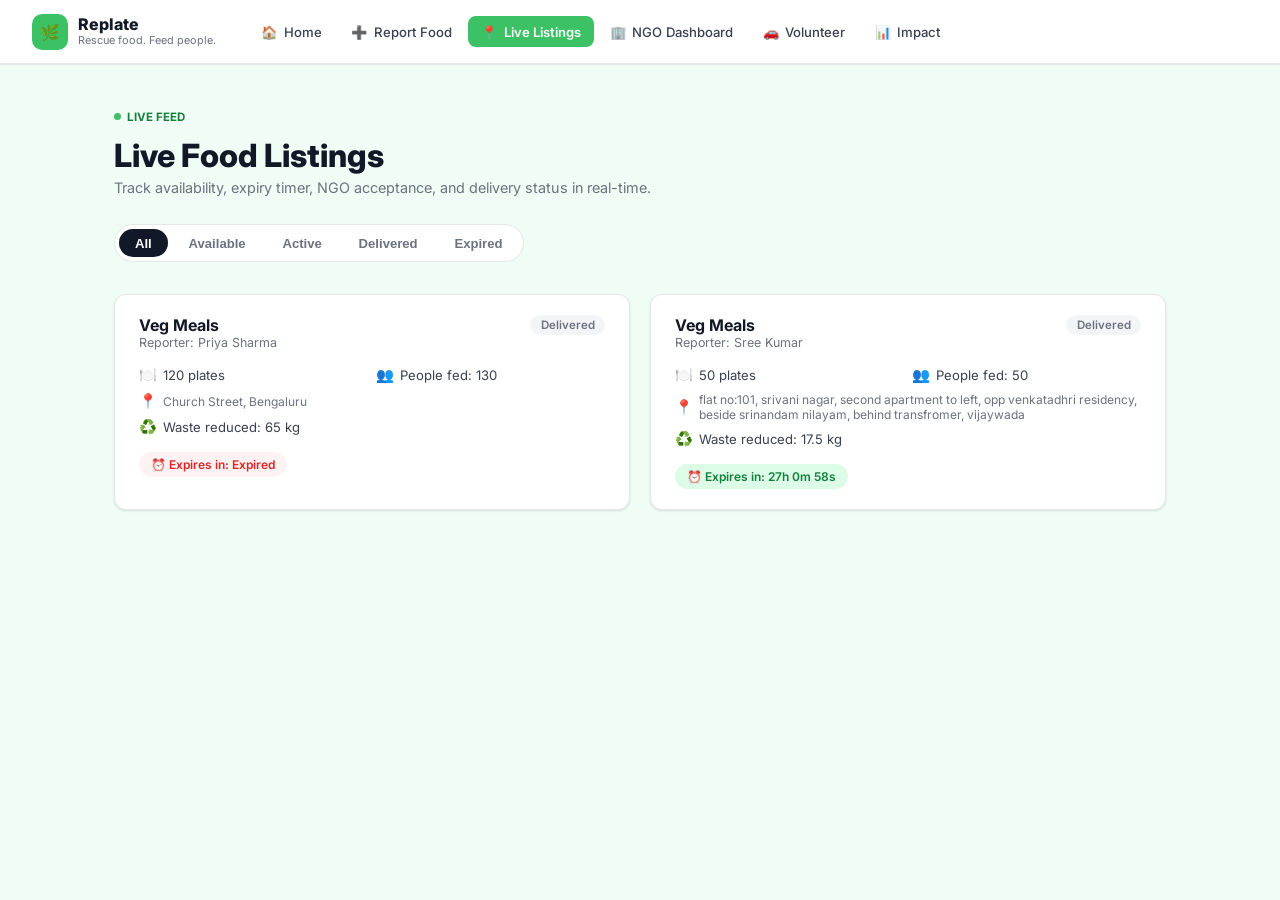
<file: listings.html>
<!DOCTYPE html>
<html lang="en">
<head>
<meta charset="UTF-8"/>
<meta name="viewport" content="width=device-width,initial-scale=1.0"/>
<title>Live Listings — Replate</title>
<link rel="stylesheet" href="replate-shared.css"/>
<style>
.listings-wrap{max-width:1100px;margin:0 auto;padding:2.5rem 1.5rem;}

/* filter tabs */
.filter-tabs{
  display:flex;gap:0.3rem;
  background:white;border:1px solid var(--border);
  border-radius:100px;padding:0.25rem;
  width:fit-content;margin-bottom:2rem;
}
.ftab{
  padding:0.4rem 1rem;border-radius:100px;
  font-size:0.82rem;font-weight:600;border:none;
  background:none;color:var(--muted);cursor:pointer;
  transition:all 0.15s;
}
.ftab.active{background:var(--ink);color:white;}
.ftab:hover:not(.active){color:var(--ink);}

/* cards grid */
.listings-grid{
  display:grid;grid-template-columns:repeat(2,1fr);
  gap:1.25rem;
}

.listing-card{
  background:white;border-radius:var(--radius);
  border:1px solid var(--border);box-shadow:var(--shadow);
  padding:1.25rem 1.5rem;
  transition:box-shadow 0.15s,transform 0.15s;
  position:relative;
}
.listing-card:hover{box-shadow:var(--shadow-md);transform:translateY(-1px);}

.listing-card-top{display:flex;justify-content:space-between;align-items:flex-start;margin-bottom:0.25rem;}
.listing-title{font-weight:700;font-size:1rem;color:var(--ink);}
.listing-reporter{font-size:0.78rem;color:var(--muted);}

.listing-stats{display:grid;grid-template-columns:1fr 1fr;gap:0.5rem;margin:1rem 0;}
.lstat{display:flex;align-items:center;gap:0.4rem;font-size:0.82rem;color:var(--ink2);}
.lstat-ico{font-size:0.9rem;}

.listing-address{font-size:0.78rem;color:var(--muted);line-height:1.5;margin:0.25rem 0 0.75rem;}

.listing-dot{
  width:8px;height:8px;border-radius:50%;
  position:absolute;left:1.25rem;top:50%;transform:translateY(-50%);
}

/* empty state */
.empty-state{
  text-align:center;padding:4rem 2rem;
  color:var(--muted);
  grid-column:1/-1;
}
.empty-ico{font-size:3rem;margin-bottom:1rem;}
.empty-title{font-weight:700;font-size:1rem;color:var(--ink2);margin-bottom:0.5rem;}

/* live pulse */
.live-badge{
  display:inline-flex;align-items:center;gap:0.4rem;
  font-size:0.72rem;font-weight:700;color:var(--green-dark);
  margin-bottom:0.75rem;
}
.live-dot{width:7px;height:7px;border-radius:50%;background:var(--green);animation:pulse 1.4s ease infinite;}
@keyframes pulse{0%,100%{opacity:1;}50%{opacity:0.3;}}
</style>
</head>
<body>

<nav>
  <a href="index.html" class="nav-brand">
    <div class="nav-logo-ico">🌿</div>
    <div class="nav-brand-text">
      <div class="nav-brand-name">Replate</div>
      <div class="nav-brand-tagline">Rescue food. Feed people.</div>
    </div>
  </a>
  <div class="nav-links">
    <a href="index.html" class="nav-link">🏠 <span>Home</span></a>
    <a href="report.html" class="nav-link">➕ <span>Report Food</span></a>
    <a href="listings.html" class="nav-link active">📍 <span>Live Listings</span></a>
    <a href="ngo.html" class="nav-link">🏢 <span>NGO Dashboard</span></a>
    <a href="volunteer.html" class="nav-link">🚗 <span>Volunteer</span></a>
    <a href="impact.html" class="nav-link">📊 <span>Impact</span></a>
  </div>
</nav>

<div class="listings-wrap fade-up">
  <div class="live-badge"><span class="live-dot"></span> LIVE FEED</div>
  <h1 style="font-size:2rem;font-weight:800;color:var(--ink);margin-bottom:0.3rem;">Live Food Listings</h1>
  <p style="color:var(--muted);font-size:0.9rem;margin-bottom:1.75rem;">Track availability, expiry timer, NGO acceptance, and delivery status in real-time.</p>

  <div class="filter-tabs">
    <button class="ftab active" onclick="filterListings('All', this)">All</button>
    <button class="ftab" onclick="filterListings('Available', this)">Available</button>
    <button class="ftab" onclick="filterListings('Active', this)">Active</button>
    <button class="ftab" onclick="filterListings('Delivered', this)">Delivered</button>
    <button class="ftab" onclick="filterListings('Expired', this)">Expired</button>
  </div>

  <div class="listings-grid" id="listings-grid">
    <div class="empty-state">
      <div class="empty-ico">🔍</div>
      <div class="empty-title">Loading listings...</div>
    </div>
  </div>
</div>

<script>
// Default seed data
const seedData = [
  { id:'seed1', event:'Sharma Wedding', name:'Priya Sharma', foodType:'Veg Meals', qty:120, unit:'plates', addr:'Church Street, Bengaluru', city:'Bengaluru', lat:12.9716, lng:77.5946, expires: new Date(Date.now() - 1000*60*60).toISOString(), peopleFed:130, wasteKg:65, status:'Delivered', submittedAt: new Date(Date.now() - 3*60*60*1000).toISOString() },
  { id:'seed2', event:'Community Lunch', name:'Sree Kumar', foodType:'Veg Meals', qty:50, unit:'plates', addr:'flat no:101, srivani nagar, second apartment to left, opp venkatadhri residency, beside srinandam nilayam, behind transfromer, vijaywada', city:'Vijayawada', lat:16.5062, lng:80.6480, expires: new Date(Date.now() + 27*60*60*1000).toISOString(), peopleFed:50, wasteKg:17.5, status:'Delivered', submittedAt: new Date(Date.now() - 1*60*60*1000).toISOString() },
];

let currentFilter = 'All';

function getReports() {
  const stored = JSON.parse(localStorage.getItem('replate_reports') || '[]');
  return [...seedData, ...stored];
}

function getExpiryInfo(expiresStr) {
  if (!expiresStr) return { label: 'Unknown', cls: 'expiry-ok' };
  const exp = new Date(expiresStr);
  const now = new Date();
  const diff = Math.round((exp - now) / 60000);
  if (diff <= 0) return { label: 'Expired', cls: 'expiry-expired' };
  const h = Math.floor(diff / 60), m = diff % 60, s = Math.floor((exp - now) / 1000) % 60;
  const label = h > 0 ? `${h}h ${m}m ${s}s` : `${m}m ${s}s`;
  return { label, cls: diff < 90 ? 'expiry-urgent' : 'expiry-ok' };
}

function getStatusBadge(status) {
  const map = {
    'Available': 'badge-green',
    'Active':    'badge-yellow',
    'Delivered': 'badge-gray',
    'Expired':   'badge-red',
    'Accepted':  'badge-yellow',
  };
  return map[status] || 'badge-gray';
}

function filterListings(filter, btn) {
  currentFilter = filter;
  document.querySelectorAll('.ftab').forEach(b => b.classList.remove('active'));
  btn.classList.add('active');
  renderListings();
}

function renderListings() {
  const reports = getReports();
  const grid = document.getElementById('listings-grid');

  let filtered = reports;
  if (currentFilter !== 'All') {
    filtered = reports.filter(r => {
      if (currentFilter === 'Expired') {
        return r.status === 'Expired' || new Date(r.expires) < new Date();
      }
      return r.status === currentFilter;
    });
  }

  if (filtered.length === 0) {
    grid.innerHTML = `<div class="empty-state">
      <div class="empty-ico">🍽️</div>
      <div class="empty-title">No ${currentFilter.toLowerCase()} listings right now</div>
      <p style="font-size:0.82rem;color:var(--muted);margin-top:0.25rem;">Check back soon or <a href="report.html" style="color:var(--green);font-weight:600;">report food</a></p>
    </div>`;
    return;
  }

  grid.innerHTML = filtered.map(r => {
    const exp = getExpiryInfo(r.expires);
    const isExpired = new Date(r.expires) < new Date() || r.status === 'Expired';
    const statusCls = getStatusBadge(r.status);
    const distanceText = r.distFromNgo ? `Distance from NGO: ${r.distFromNgo} km` : '';

    return `<div class="listing-card">
      <div class="listing-card-top">
        <div>
          <div class="listing-title">${r.foodType}</div>
          <div class="listing-reporter">Reporter: ${r.name || r.event}</div>
        </div>
        <span class="badge ${statusCls}">${r.status}</span>
      </div>
      <div class="listing-stats">
        <div class="lstat"><span class="lstat-ico">🍽️</span> ${r.qty} ${r.unit}</div>
        <div class="lstat"><span class="lstat-ico">👥</span> People fed: ${r.peopleFed || Math.round(r.qty * 0.95)}</div>
        <div class="lstat" style="grid-column:1/-1">
          <span class="lstat-ico">📍</span>
          <span style="font-size:0.75rem;color:var(--muted);">${r.addr}</span>
        </div>
        <div class="lstat"><span class="lstat-ico">♻️</span> Waste reduced: ${r.wasteKg || (r.qty * 0.35).toFixed(1)} kg</div>
      </div>
      <span class="expiry-badge ${isExpired ? 'expiry-expired' : exp.cls}" id="exp-${r.id}">
        ⏰ Expires in: ${isExpired ? 'Expired' : exp.label}
      </span>
      ${distanceText ? `<div style="font-size:0.75rem;color:var(--muted);margin-top:0.5rem;">${distanceText}</div>` : ''}
    </div>`;
  }).join('');
}

// Live countdown
function tickTimers() {
  const reports = getReports();
  reports.forEach(r => {
    const el = document.getElementById('exp-' + r.id);
    if (!el) return;
    const exp = getExpiryInfo(r.expires);
    const isExpired = new Date(r.expires) < new Date() || r.status === 'Expired';
    el.textContent = `⏰ Expires in: ${isExpired ? 'Expired' : exp.label}`;
    el.className = `expiry-badge ${isExpired ? 'expiry-expired' : exp.cls}`;
  });
}

renderListings();
setInterval(tickTimers, 1000);

// Re-render when storage changes (from report page)
window.addEventListener('storage', renderListings);
</script>
</body>
</html>
</file>
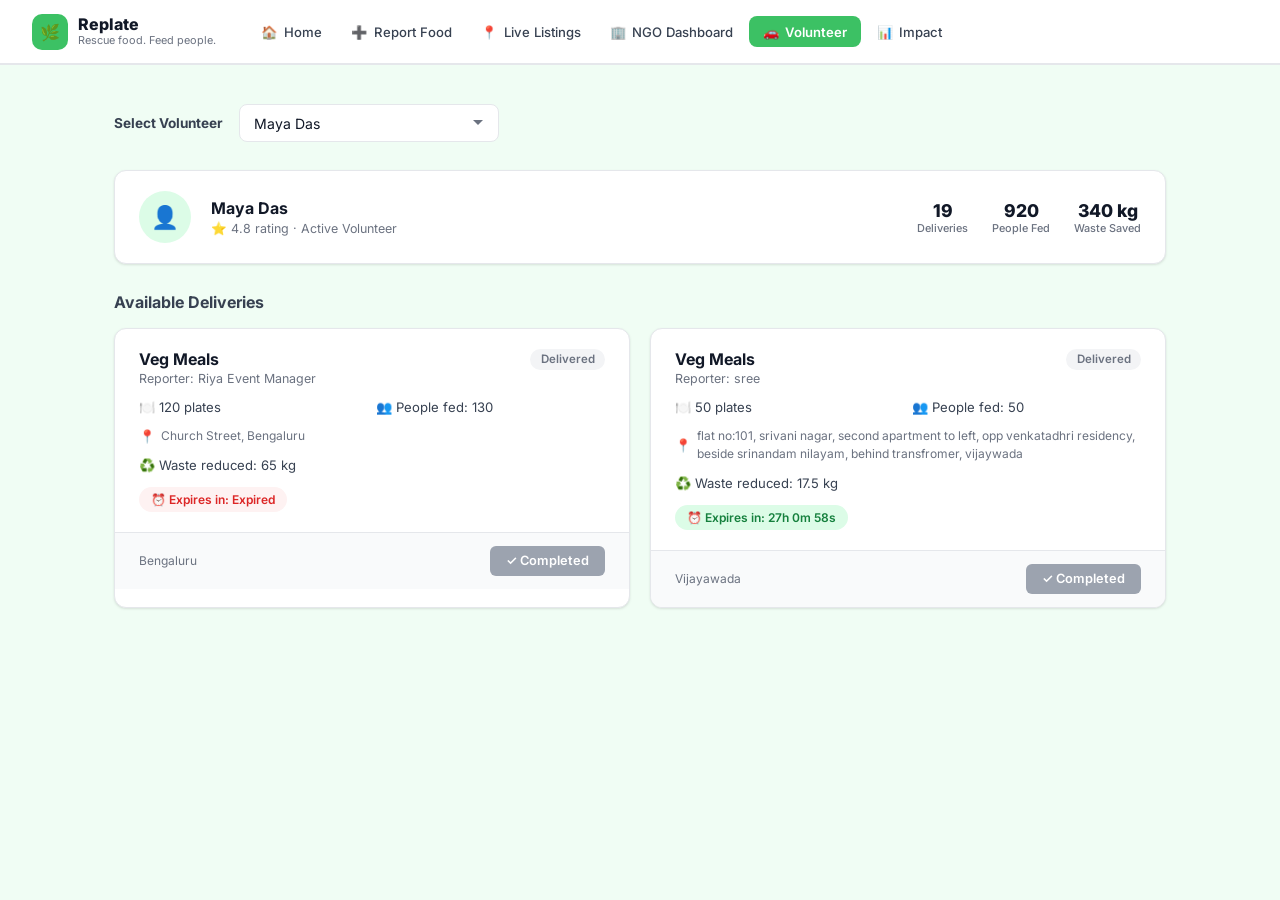
<file: volunteer.html>
<!DOCTYPE html>
<html lang="en">
<head>
<meta charset="UTF-8"/>
<meta name="viewport" content="width=device-width,initial-scale=1.0"/>
<title>Volunteer — Replate</title>
<link rel="stylesheet" href="replate-shared.css"/>
<style>
.vol-wrap{max-width:1100px;margin:0 auto;padding:2.5rem 1.5rem;}

.vol-select-row{
  display:flex;align-items:center;gap:1rem;margin-bottom:1.75rem;
}
.vol-select-row label{font-size:0.85rem;font-weight:700;color:var(--ink2);white-space:nowrap;}
.vol-select{
  background:white;border:1.5px solid var(--border);border-radius:8px;
  padding:0.6rem 2.5rem 0.6rem 0.9rem;
  font-family:'Inter',sans-serif;font-size:0.88rem;color:var(--ink);
  outline:none;cursor:pointer;min-width:260px;
  appearance:none;
  background-image:url("data:image/svg+xml,%3Csvg xmlns='http://www.w3.org/2000/svg' width='12' height='12' viewBox='0 0 12 12'%3E%3Cpath fill='%236b7280' d='M6 8L1 3h10z'/%3E%3C/svg%3E");
  background-repeat:no-repeat;background-position:right 0.85rem center;
  transition:border-color 0.15s;
}
.vol-select:focus{border-color:var(--green);}

/* volunteer profile card */
.vol-profile{
  background:white;border-radius:var(--radius);
  border:1px solid var(--border);box-shadow:var(--shadow);
  padding:1.25rem 1.5rem;margin-bottom:1.75rem;
  display:flex;align-items:center;gap:1.25rem;
}
.vol-avatar{
  width:52px;height:52px;border-radius:50%;
  background:var(--green-light);
  display:flex;align-items:center;justify-content:center;
  font-size:1.4rem;flex-shrink:0;
}
.vol-name{font-weight:700;font-size:1rem;color:var(--ink);}
.vol-meta{font-size:0.78rem;color:var(--muted);margin-top:0.15rem;}
.vol-stats-inline{display:flex;gap:1.5rem;margin-left:auto;}
.vsi{text-align:center;}
.vsi-num{font-weight:800;font-size:1.1rem;color:var(--ink);}
.vsi-label{font-size:0.68rem;color:var(--muted);font-weight:500;}

/* deliveries grid */
.del-grid{display:grid;grid-template-columns:repeat(2,1fr);gap:1.25rem;}

.del-card{
  background:white;border-radius:var(--radius);
  border:1px solid var(--border);box-shadow:var(--shadow);
  overflow:hidden;transition:box-shadow 0.15s;
}
.del-card:hover{box-shadow:var(--shadow-md);}

.del-card-body{padding:1.25rem 1.5rem;}
.del-card-title{font-weight:700;font-size:1rem;color:var(--ink);}
.del-card-reporter{font-size:0.78rem;color:var(--muted);margin-top:0.1rem;}

.del-stats{display:grid;grid-template-columns:1fr 1fr;gap:0.5rem;margin:0.85rem 0;}
.dstat{display:flex;align-items:center;gap:0.4rem;font-size:0.82rem;color:var(--ink2);}

.del-address{font-size:0.75rem;color:var(--muted);line-height:1.5;margin:0.25rem 0;}

.del-card-footer{
  padding:0.85rem 1.5rem;background:#f9fafb;
  border-top:1px solid var(--border);
  display:flex;justify-content:space-between;align-items:center;
}

.btn-take-del{
  background:var(--green);color:white;border:none;
  padding:0.45rem 1rem;border-radius:6px;
  font-size:0.8rem;font-weight:600;cursor:pointer;
  transition:all 0.15s;font-family:'Inter',sans-serif;
}
.btn-take-del:hover{background:var(--green-dark);}
.btn-take-del:disabled{background:#9ca3af;cursor:default;}

.empty-state{text-align:center;padding:4rem 2rem;grid-column:1/-1;color:var(--muted);}
</style>
</head>
<body>

<nav>
  <a href="index.html" class="nav-brand">
    <div class="nav-logo-ico">🌿</div>
    <div class="nav-brand-text">
      <div class="nav-brand-name">Replate</div>
      <div class="nav-brand-tagline">Rescue food. Feed people.</div>
    </div>
  </a>
  <div class="nav-links">
    <a href="index.html" class="nav-link">🏠 <span>Home</span></a>
    <a href="report.html" class="nav-link">➕ <span>Report Food</span></a>
    <a href="listings.html" class="nav-link">📍 <span>Live Listings</span></a>
    <a href="ngo.html" class="nav-link">🏢 <span>NGO Dashboard</span></a>
    <a href="volunteer.html" class="nav-link active">🚗 <span>Volunteer</span></a>
    <a href="impact.html" class="nav-link">📊 <span>Impact</span></a>
  </div>
</nav>

<div class="vol-wrap fade-up">

  <!-- Volunteer Selector -->
  <div class="vol-select-row">
    <label>Select Volunteer</label>
    <select class="vol-select" id="vol-select" onchange="loadVolunteer()">
      <option value="Maya Das">Maya Das</option>
      <option value="Arjun Reddy">Arjun Reddy</option>
      <option value="Priya Sharma">Priya Sharma</option>
      <option value="Ravi Kumar">Ravi Kumar</option>
      <option value="Sneha Patel">Sneha Patel</option>
    </select>
  </div>

  <!-- Volunteer profile -->
  <div class="vol-profile" id="vol-profile">
    <div class="vol-avatar">👤</div>
    <div>
      <div class="vol-name" id="vp-name">Maya Das</div>
      <div class="vol-meta" id="vp-meta">⭐ 4.8 rating · Active Volunteer · Hyderabad</div>
    </div>
    <div class="vol-stats-inline">
      <div class="vsi"><div class="vsi-num" id="vp-deliveries">0</div><div class="vsi-label">Deliveries</div></div>
      <div class="vsi"><div class="vsi-num" id="vp-fed">0</div><div class="vsi-label">People Fed</div></div>
      <div class="vsi"><div class="vsi-num" id="vp-kg">0 kg</div><div class="vsi-label">Waste Saved</div></div>
    </div>
  </div>

  <!-- Deliveries -->
  <h2 style="font-size:1rem;font-weight:700;color:var(--ink2);margin-bottom:1rem;">Available Deliveries</h2>
  <div class="del-grid" id="del-grid">
    <div class="empty-state">
      <div style="font-size:2.5rem;margin-bottom:0.75rem;">🚗</div>
      <div style="font-weight:700;font-size:1rem;color:var(--ink2);">No deliveries available</div>
      <p style="font-size:0.82rem;margin-top:0.25rem;">Deliveries appear here when NGOs accept food reports.</p>
    </div>
  </div>
</div>

<script>
const VOLUNTEER_PROFILES = {
  'Maya Das':    { rating:'4.8', deliveries:19, fed:920, kg:340 },
  'Arjun Reddy': { rating:'4.9', deliveries:28, fed:1380, kg:510 },
  'Priya Sharma':{ rating:'4.7', deliveries:15, fed:720, kg:265 },
  'Ravi Kumar':  { rating:'4.6', deliveries:11, fed:530, kg:196 },
  'Sneha Patel': { rating:'5.0', deliveries:32, fed:1560, kg:577 },
};

const seedData = [
  { id:'seed1', event:'Sharma Wedding', name:'Riya Event Manager', foodType:'Veg Meals', qty:120, unit:'plates', addr:'Church Street, Bengaluru', city:'Bengaluru', lat:12.9716, lng:77.5946, expires: new Date(Date.now()-1000*60*60).toISOString(), peopleFed:130, wasteKg:65, status:'Delivered' },
  { id:'seed2', event:'Community Lunch', name:'sree', foodType:'Veg Meals', qty:50, unit:'plates', addr:'flat no:101, srivani nagar, second apartment to left, opp venkatadhri residency, beside srinandam nilayam, behind transfromer, vijaywada', city:'Vijayawada', lat:16.5062, lng:80.6480, expires: new Date(Date.now()+27*60*60*1000).toISOString(), peopleFed:50, wasteKg:17.5, status:'Delivered' },
];

let takenIds = JSON.parse(localStorage.getItem('vol_taken') || '[]');

function getExpiryInfo(expiresStr) {
  if (!expiresStr) return { label:'Unknown', cls:'expiry-ok' };
  const exp = new Date(expiresStr);
  const now = new Date();
  const diff = Math.round((exp - now) / 60000);
  if (diff <= 0) return { label:'Expired', cls:'expiry-expired' };
  const h = Math.floor(diff/60), m = diff%60, s = Math.floor((exp-now)/1000)%60;
  const label = h>0 ? `${h}h ${m}m ${s}s` : `${m}m ${s}s`;
  return { label, cls: diff<90?'expiry-urgent':'expiry-ok' };
}

function loadVolunteer() {
  const name = document.getElementById('vol-select').value;
  const profile = VOLUNTEER_PROFILES[name] || {};

  document.getElementById('vp-name').textContent = name;
  document.getElementById('vp-meta').textContent = `⭐ ${profile.rating} rating · Active Volunteer`;
  document.getElementById('vp-deliveries').textContent = profile.deliveries || 0;
  document.getElementById('vp-fed').textContent = (profile.fed || 0).toLocaleString();
  document.getElementById('vp-kg').textContent = (profile.kg || 0) + ' kg';

  const stored = JSON.parse(localStorage.getItem('replate_reports') || '[]');
  const all = [...seedData, ...stored];

  if (all.length === 0) {
    document.getElementById('del-grid').innerHTML = `<div class="empty-state">
      <div style="font-size:2.5rem;margin-bottom:0.75rem;">🚗</div>
      <div style="font-weight:700;font-size:1rem;color:var(--ink2);">No deliveries available</div>
      <p style="font-size:0.82rem;margin-top:0.25rem;">Check back when food reports are submitted.</p>
    </div>`;
    return;
  }

  document.getElementById('del-grid').innerHTML = all.map(r => {
    const e = getExpiryInfo(r.expires);
    const taken = takenIds.includes(r.id);
    const isDelivered = r.status === 'Delivered' || taken;

    return `<div class="del-card">
      <div class="del-card-body">
        <div style="display:flex;justify-content:space-between;align-items:flex-start;">
          <div>
            <div class="del-card-title">${r.foodType}</div>
            <div class="del-card-reporter">Reporter: ${r.name || r.event}</div>
          </div>
          <span class="badge ${isDelivered ? 'badge-gray' : 'badge-green'}">${isDelivered ? 'Delivered' : 'Available'}</span>
        </div>
        <div class="del-stats">
          <div class="dstat">🍽️ ${r.qty} ${r.unit}</div>
          <div class="dstat">👥 People fed: ${r.peopleFed || Math.round(r.qty*0.95)}</div>
          <div class="dstat" style="grid-column:1/-1;">
            <span>📍</span>
            <span class="del-address">${r.addr}</span>
          </div>
          <div class="dstat">♻️ Waste reduced: ${r.wasteKg || (r.qty*0.35).toFixed(1)} kg</div>
        </div>
        <span class="expiry-badge ${e.cls}" id="vol-exp-${r.id}">⏰ Expires in: ${e.label}</span>
      </div>
      <div class="del-card-footer">
        <span style="font-size:0.75rem;color:var(--muted);">${r.city || 'Hyderabad'}</span>
        <button class="btn-take-del" id="btn-take-${r.id}" onclick="takeDelivery('${r.id}')" ${isDelivered ? 'disabled' : ''}>
          ${isDelivered ? '✓ Completed' : '🚗 Take Delivery'}
        </button>
      </div>
    </div>`;
  }).join('');
}

function takeDelivery(id) {
  if (!takenIds.includes(id)) {
    takenIds.push(id);
    localStorage.setItem('vol_taken', JSON.stringify(takenIds));
    const btn = document.getElementById('btn-take-' + id);
    if (btn) { btn.textContent = '✓ Completed'; btn.disabled = true; }
    loadVolunteer();
  }
}

function tickVolTimers() {
  const stored = JSON.parse(localStorage.getItem('replate_reports') || '[]');
  const all = [...seedData, ...stored];
  all.forEach(r => {
    const el = document.getElementById('vol-exp-' + r.id);
    if (!el) return;
    const e = getExpiryInfo(r.expires);
    el.textContent = `⏰ Expires in: ${e.label}`;
    el.className = `expiry-badge ${e.cls}`;
  });
}

loadVolunteer();
setInterval(tickVolTimers, 1000);
window.addEventListener('storage', loadVolunteer);
</script>
</body>
</html>
</file>
<file: replate-shared.css>
@import url('https://fonts.googleapis.com/css2?family=Inter:wght@400;500;600;700;800&display=swap');

*{margin:0;padding:0;box-sizing:border-box;}

:root{
  --green:#3cc164;
  --green-light:#dcfce7;
  --green-mid:#30db72;
  --green-dark:#15803d;
  --bg:#f0fdf4;
  --bg2:#f8fafc;
  --white:#ffffff;
  --ink:#111827;
  --ink2:#374151;
  --muted:#6b7280;
  --border:#e5e7eb;
  --border2:#d1fae5;
  --orange:#ea580c;
  --orange-light:#fff7ed;
  --red:#dc2626;
  --red-light:#fef2f2;
  --yellow:#d97706;
  --yellow-light:#fffbeb;
  --shadow:0 1px 3px rgba(0,0,0,0.08),0 1px 2px rgba(0,0,0,0.04);
  --shadow-md:0 4px 16px rgba(0,0,0,0.08);
  --shadow-lg:0 8px 32px rgba(0,0,0,0.1);
  --radius:12px;
  --radius-sm:8px;
}

body{
  font-family:'Inter',sans-serif;
  background:var(--bg);
  color:var(--ink);
  min-height:100vh;
}

/* ── NAVBAR ── */
nav{
  background:var(--white);
  border-bottom:1px solid var(--border);
  padding:0 2rem;
  height:64px;
  display:flex;align-items:center;gap:0;
  position:sticky;top:0;z-index:100;
  box-shadow:0 1px 0 var(--border);
}

.nav-brand{
  display:flex;align-items:center;gap:0.6rem;
  text-decoration:none;margin-right:2rem;
}

.nav-logo-ico{
  width:36px;height:36px;border-radius:10px;
  background:var(--green);
  display:flex;align-items:center;justify-content:center;
  font-size:1rem;color:white;flex-shrink:0;
}
.nav-brand-text{}
.nav-brand-name{font-weight:800;font-size:1rem;color:var(--ink);line-height:1.1;}
.nav-brand-tagline{font-size:0.68rem;color:var(--muted);font-weight:400;}

.nav-links{display:flex;align-items:center;gap:0.15rem;flex:1;}

.nav-link{
  display:flex;align-items:center;gap:0.4rem;
  padding:0.45rem 0.85rem;
  border-radius:8px;
  text-decoration:none;
  font-size:0.82rem;font-weight:500;
  color:var(--ink2);
  transition:all 0.15s;
  white-space:nowrap;
}
.nav-link:hover{background:var(--bg);color:var(--ink);}
.nav-link.active{
  background:var(--green);color:white;font-weight:600;
}
.nav-link svg,.nav-link .nav-ico{font-size:0.85rem;}

/* ── SHARED CARDS ── */
.card{
  background:var(--white);
  border-radius:var(--radius);
  border:1px solid var(--border);
  box-shadow:var(--shadow);
}

/* ── BUTTONS ── */
.btn{
  display:inline-flex;align-items:center;gap:0.4rem;
  padding:0.55rem 1.1rem;border-radius:8px;border:none;
  font-family:'Inter',sans-serif;font-size:0.85rem;font-weight:600;
  cursor:pointer;transition:all 0.15s;text-decoration:none;
}
.btn-green{background:var(--green);color:white;}
.btn-green:hover{background:var(--green-dark);transform:translateY(-1px);}
.btn-outline{background:white;color:var(--ink);border:1.5px solid var(--border);}
.btn-outline:hover{border-color:var(--green);color:var(--green);}
.btn-red{background:var(--red);color:white;}
.btn-red:hover{background:#b91c1c;}

/* ── BADGES ── */
.badge{
  display:inline-flex;align-items:center;gap:0.3rem;
  padding:0.2rem 0.65rem;border-radius:100px;
  font-size:0.72rem;font-weight:600;
}
.badge-green{background:var(--green-light);color:var(--green-dark);}
.badge-orange{background:var(--orange-light);color:var(--orange);}
.badge-red{background:var(--red-light);color:var(--red);}
.badge-yellow{background:var(--yellow-light);color:var(--yellow);}
.badge-gray{background:#f3f4f6;color:var(--muted);}

/* ── STAT CARD ── */
.stat-card{
  background:var(--white);border-radius:var(--radius);
  border:1px solid var(--border);box-shadow:var(--shadow);
  padding:1.25rem 1.5rem;
}
.stat-num{font-size:2rem;font-weight:800;color:var(--ink);line-height:1;}
.stat-label{font-size:0.78rem;color:var(--muted);margin-top:0.2rem;font-weight:500;}
.stat-ico{font-size:1.5rem;margin-bottom:0.5rem;}
.stat-delta{font-size:0.72rem;color:var(--green-dark);font-weight:600;margin-top:0.4rem;}

/* ── PAGE HEADER ── */
.page-header{
  background:linear-gradient(135deg,#f0fdf4 0%,#dcfce7 40%,#fef3c7 100%);
  padding:2.5rem 2.5rem 2rem;
  border-bottom:1px solid var(--border2);
}
.page-h1{font-size:2rem;font-weight:800;color:var(--ink);}
.page-sub{color:var(--muted);font-size:0.9rem;margin-top:0.3rem;}

/* ── FORM ── */
.form-group{margin-bottom:1rem;}
.form-group label{display:block;font-size:0.8rem;font-weight:600;color:var(--ink2);margin-bottom:0.35rem;}
.form-group input,.form-group select,.form-group textarea{
  width:100%;padding:0.65rem 0.85rem;
  border:1.5px solid var(--border);border-radius:8px;
  font-family:'Inter',sans-serif;font-size:0.88rem;color:var(--ink);
  background:white;outline:none;transition:border-color 0.15s,box-shadow 0.15s;
}
.form-group input:focus,.form-group select:focus,.form-group textarea:focus{
  border-color:var(--green);box-shadow:0 0 0 3px rgba(22,163,74,0.1);
}
.form-row{display:grid;grid-template-columns:1fr 1fr;gap:1rem;}
.form-row-3{display:grid;grid-template-columns:1fr 1fr 1fr;gap:1rem;}

/* ── EXPIRY TIMER ── */
.expiry-badge{
  display:inline-flex;align-items:center;gap:0.35rem;
  padding:0.3rem 0.75rem;border-radius:100px;
  font-size:0.75rem;font-weight:600;
}
.expiry-ok{background:var(--green-light);color:var(--green-dark);}
.expiry-urgent{background:var(--orange-light);color:var(--orange);}
.expiry-expired{background:var(--red-light);color:var(--red);}

/* ── FOOD LISTING CARD ── */
.food-card{
  background:var(--white);border-radius:var(--radius);
  border:1px solid var(--border);box-shadow:var(--shadow);
  padding:1.25rem 1.5rem;
  transition:box-shadow 0.15s,transform 0.15s;
}
.food-card:hover{box-shadow:var(--shadow-md);transform:translateY(-1px);}
.food-card-title{font-weight:700;font-size:1rem;color:var(--ink);}
.food-card-reporter{font-size:0.78rem;color:var(--muted);margin-top:0.1rem;}
.food-card-body{display:grid;grid-template-columns:1fr 1fr;gap:0.75rem;margin-top:1rem;}
.food-card-stat{display:flex;align-items:center;gap:0.4rem;font-size:0.82rem;color:var(--ink2);}
.food-card-stat span{font-size:0.9rem;}
.food-card-address{font-size:0.78rem;color:var(--muted);margin-top:0.5rem;line-height:1.5;}

/* ── RESPONSIVE ── */
@media(max-width:768px){
  nav{padding:0 1rem;}
  .nav-links{gap:0;}
  .nav-link span{display:none;}
  .form-row,.form-row-3{grid-template-columns:1fr;}
  .page-header{padding:1.5rem 1.25rem 1.25rem;}
}

/* ── ANIMATIONS ── */
@keyframes fadeUp{from{opacity:0;transform:translateY(12px);}to{opacity:1;transform:translateY(0);}}
.fade-up{animation:fadeUp 0.35s ease forwards;}
</file>
